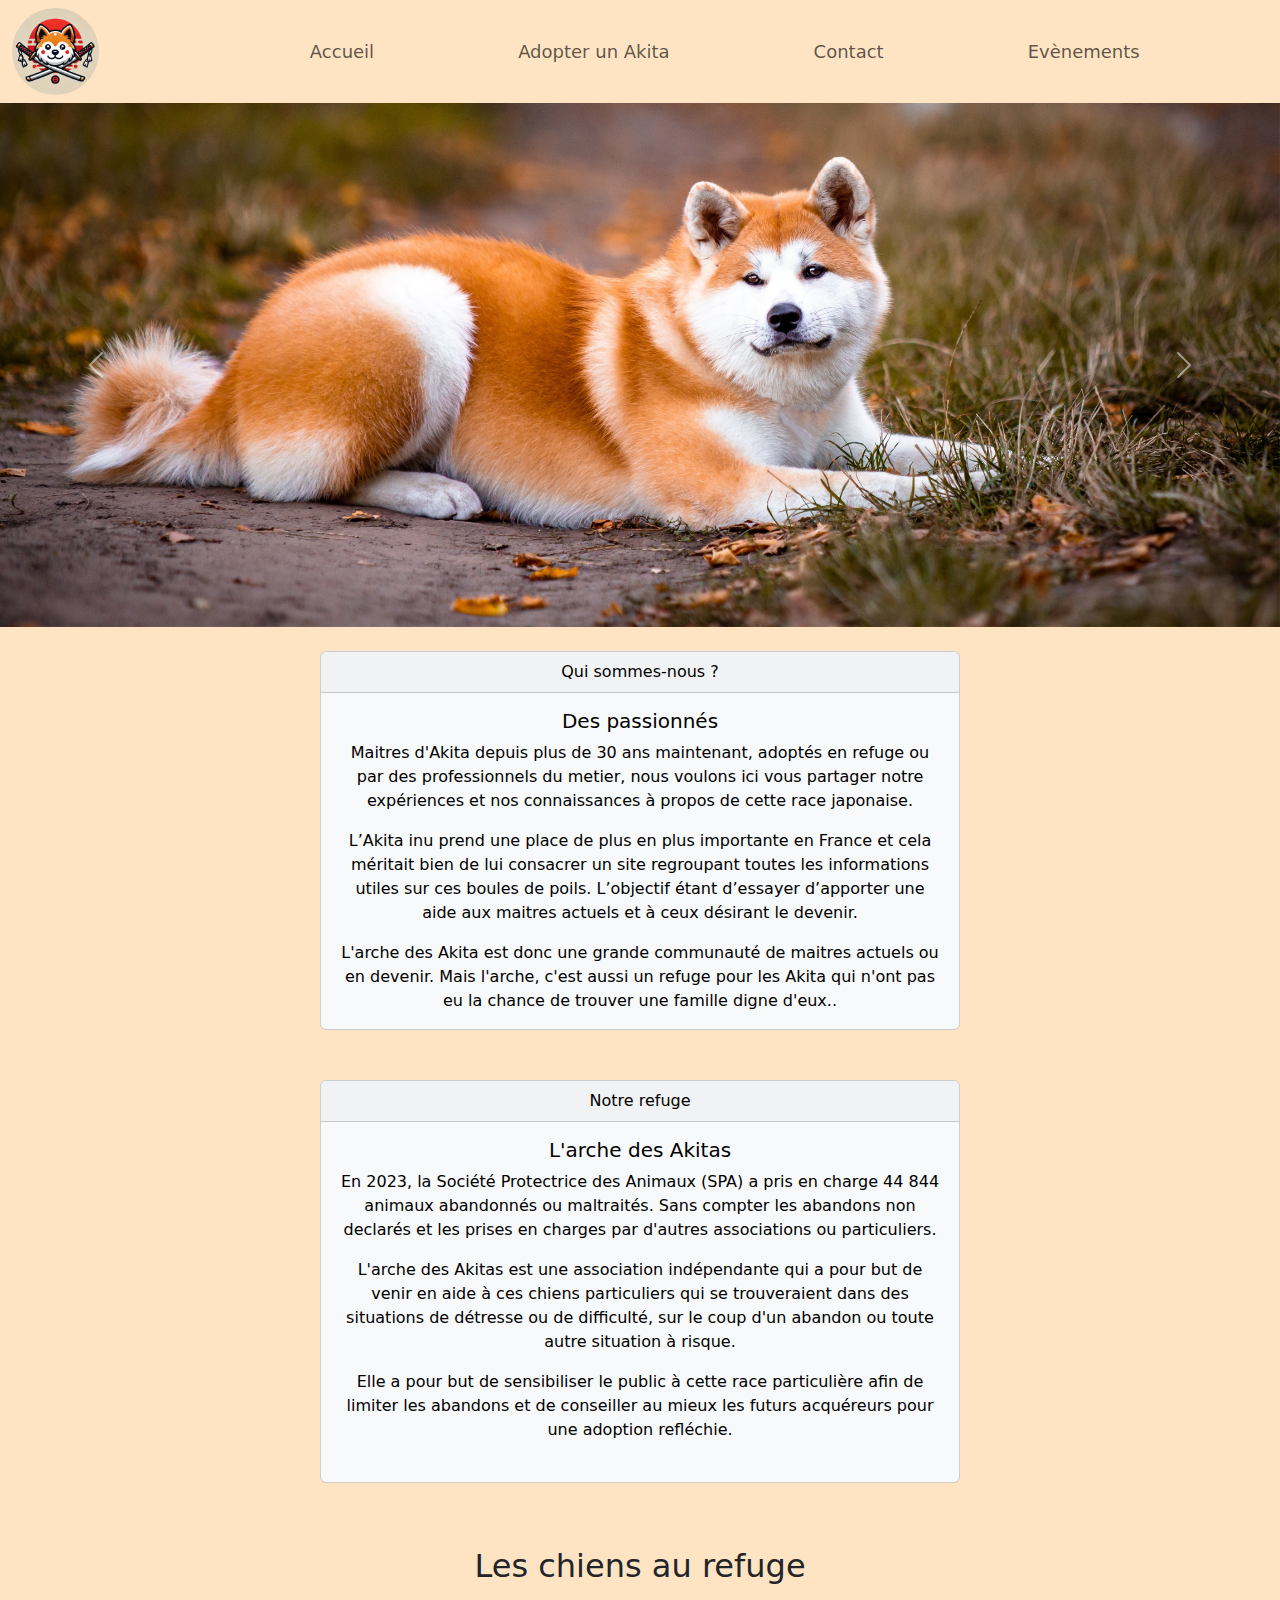
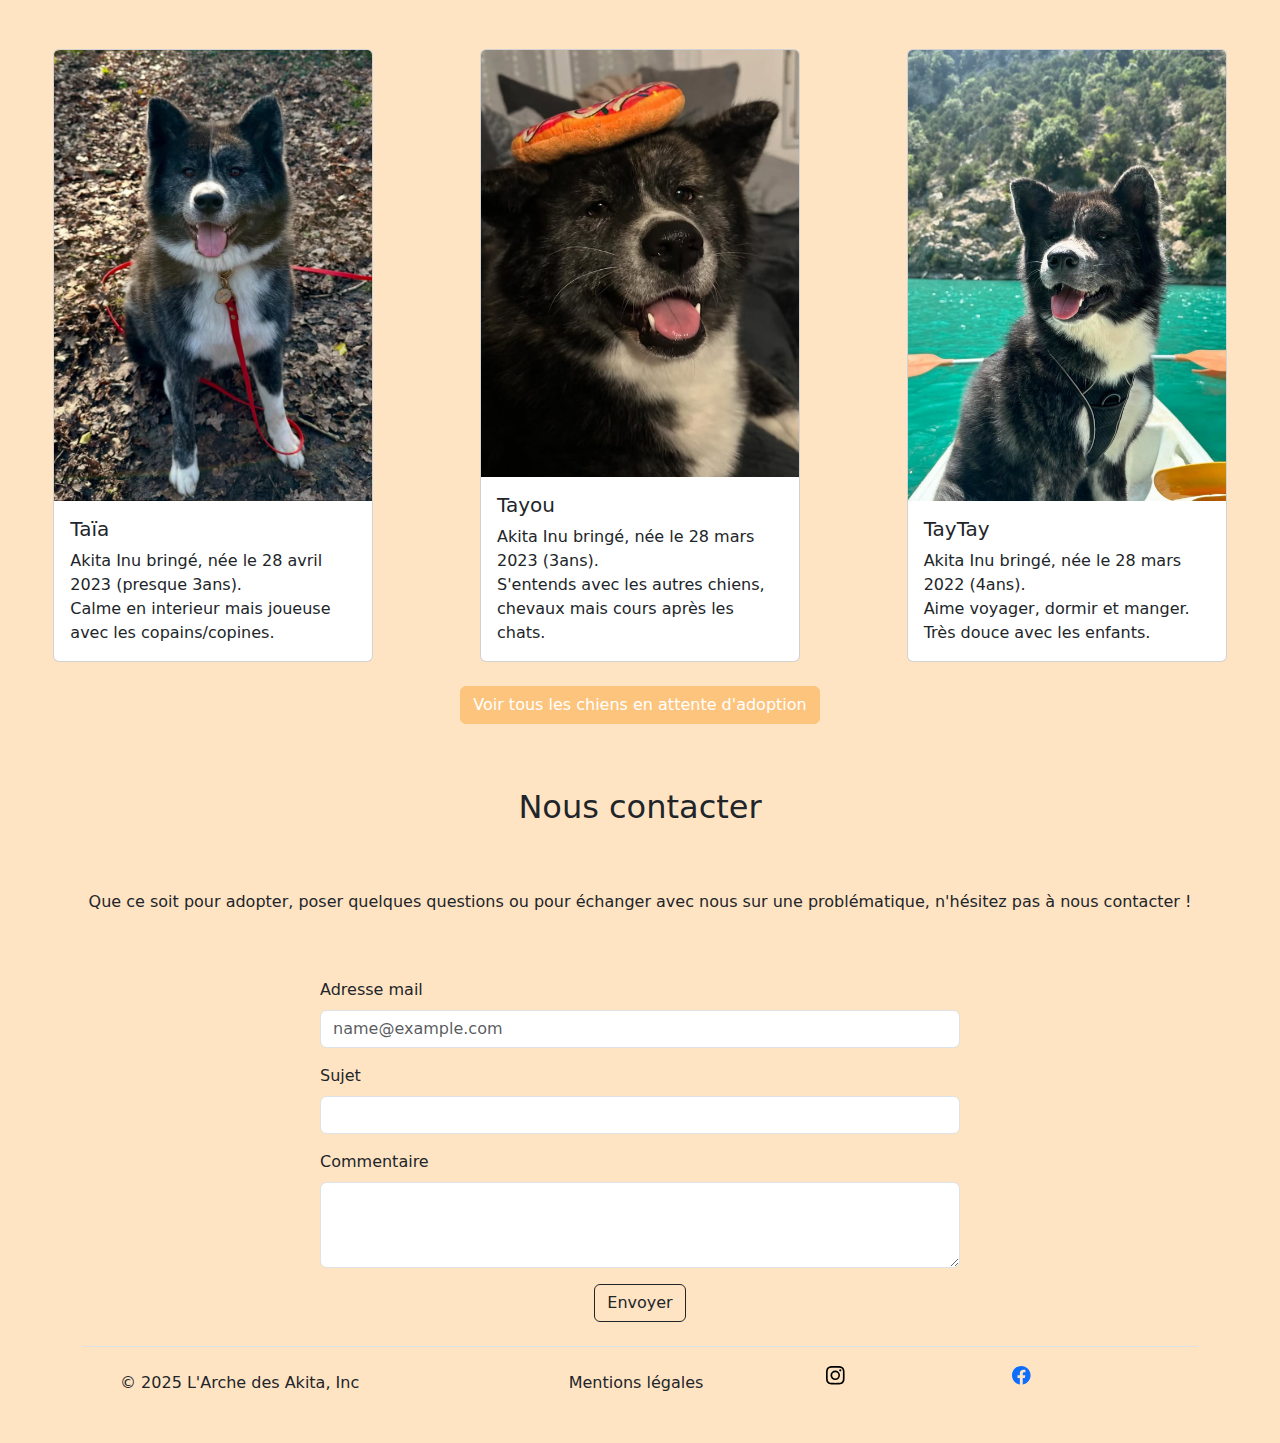
<file: html/index.html>
<!DOCTYPE html>
<html lang="fr">

<head>
    <meta charset="UTF-8">
    <meta name="viewport" content="width=device-width, initial-scale=1.0">
    <meta name="Description" content="Consulter le site de notre association" />
    <link href="https://cdn.jsdelivr.net/npm/bootstrap@5.3.3/dist/css/bootstrap.min.css" rel="stylesheet"
        integrity="sha384-QWTKZyjpPEjISv5WaRU9OFeRpok6YctnYmDr5pNlyT2bRjXh0JMhjY6hW+ALEwIH" crossorigin="anonymous">
    <link rel="stylesheet" href="../asset/styles/CSS/main.css">
    <title>Association - L'arche des Akitas</title>
</head>

<body>

    <!--HEADER-->
    <header>
        <nav class="navbar navbar-expand-lg">
            <div class="container-fluid">
                <div class="logo">
                    <a href="#"><img src="../asset/img/logo.webp" alt="Logo illustrant un akita roux et blanc"
                            class="logo"></a>
                </div>
                <button class="navbar-toggler" type="button" data-bs-toggle="collapse" data-bs-target="#navbarNav"
                    aria-controls="navbarNav" aria-expanded="false" aria-label="Toggle navigation">
                    <span class="navbar-toggler-icon"></span>
                </button>
                <div class="collapse navbar-collapse w-100" id="navbarNav">
                    <ul class="navbar-nav">
                        <li class="nav-item">
                            <a class="nav-link" aria-current="page" href="index.html">Accueil</a>
                        </li>
                        <li class="nav-item">
                            <a class="nav-link" href="shelter.html">Adopter un Akita</a>
                        </li>
                        <li class="nav-item">
                            <a class="nav-link" href="#contact">Contact</a>
                        </li>
                        <li class="nav-item">
                            <a class="nav-link" target="_blank" href="events.html">Evènements</a>
                        </li>
                    </ul>
                </div>
            </div>
        </nav>
    </header>


    <!--MAIN-->
    <main>
        <!--CARROUSSEL-->
        <section id="carouselExampleAutoplaying" class="carousel slide mb-4" data-bs-ride="carousel">
            <div class="carousel-inner">
                <div class="carousel-item active">
                    <img src="../asset/img/akitaRoux.jpg" class="vw-100 h-50" alt="Photo Akita adulte">
                </div>
                <div class="carousel-item">
                    <img src="../asset/img/groupOfAkita.jpg" class="w-100" alt="Photo d'un groupe d'Akita adulte">
                </div>
                <div class="carousel-item">
                    <img src="../asset/img/PuppyAkita2.jpg" class="w-100" alt="Photo de chiot Akita">
                </div>
            </div>
            <button class="carousel-control-prev" type="button" data-bs-target="#carouselExampleAutoplaying"
                data-bs-slide="prev">
                <span class="carousel-control-prev-icon" aria-hidden="true"></span>
                <span class="visually-hidden">Previous</span>
            </button>
            <button class="carousel-control-next" type="button" data-bs-target="#carouselExampleAutoplaying"
                data-bs-slide="next">
                <span class="carousel-control-next-icon" aria-hidden="true"></span>
                <span class="visually-hidden">Next</span>
            </button>
        </section>


        <!--PRESENTATION-->
        <section class="pitch d-flex justify-content-center w-50">
            <div class="card text-bg-light text-center">
                <div class="card-header">Qui sommes-nous ?</div>
                <div class="card-body">
                    <h5 class="card-title"> Des passionnés</h5>
                    <p class="card-text">Maitres d'Akita depuis plus de 30 ans maintenant, adoptés en refuge ou par des
                        professionnels du metier, nous voulons ici vous partager notre expériences et nos connaissances
                        à propos de cette race japonaise.</p>
                    <p class="card-text">L’Akita inu prend une place de plus en plus importante en France et cela
                        méritait bien de lui consacrer un site regroupant toutes les informations utiles sur ces boules
                        de poils. L’objectif étant d’essayer d’apporter une aide aux maitres actuels et à ceux désirant
                        le devenir.</p>
                    <p class="card-text">L'arche des Akita est donc une grande communauté de maitres actuels ou en
                        devenir. Mais l'arche, c'est aussi un refuge pour les Akita qui n'ont pas eu la chance de
                        trouver une famille digne d'eux..<br>
                    </p>
                </div>
            </div>

            <div class="card text-bg-light text-center">
                <div class="card-header ">Notre refuge</div>
                <div class="card-body">
                    <h5 class="card-title"> L'arche des Akitas</h5>
                    <p class="card-text">En 2023, la Société Protectrice des Animaux (SPA) a pris en charge 44 844
                        animaux abandonnés ou maltraités. Sans compter les abandons non declarés et les prises en
                        charges par d'autres associations ou particuliers.</p>
                    <p class="card-text">L'arche des Akitas est une association indépendante qui a pour but de venir en
                        aide à ces chiens particuliers qui se trouveraient dans des situations de détresse ou de difficulté, sur le
                        coup d'un abandon ou toute autre situation à risque.</p>
                    <p class="card-text">Elle a pour but de sensibiliser le public à cette race particulière afin de
                        limiter les abandons et de conseiller au mieux les futurs acquéreurs pour une adoption
                        refléchie.<br>
                        <br>
                    </p>
                </div>
            </div>
        </section>



        <!--REFUGE-->
        <h2>Les chiens au refuge</h2>
        <section id="shelter" class="d-flex justify-content-around flex-wrap"> <!--shelter-->
            <div class="card col-2 col-lg-3">
                <img src="../asset/img/Taia.png" class="card-img-top"
                    alt="Photo chien Akita Inu bringé">
                <div class="card-body">
                    <h5 class="card-title">Taïa</h5>
                    <p class="card-text w-100 h-100">Akita Inu bringé, née le 28 avril 2023 (presque 3ans).<br> Calme en interieur
                        mais joueuse avec les copains/copines.</p>
                </div>
            </div>
            <div class="card col-2 col-lg-3">
                <img src="../asset/img/Taia2.png" class="card-img-top"
                    alt="Photo chien Akita Inu adulte">
                <div class="card-body">
                    <h5 class="card-title">Tayou</h5>
                    <p class="card-text w-100 h-100">Akita Inu bringé, née le 28 mars 2023 (3ans).<br> S'entends avec les autres
                        chiens, chevaux mais cours après les chats.</p>
                </div>
            </div>
            <div class="card col-2 col-lg-3">
                <img src="../asset/img/Taia3.png" class="card-img-top" alt="Chien akita bringé">
                <div class="card-body">
                    <h5 class="card-title">TayTay</h5>
                    <p class="card-text w-100 h-100">Akita Inu bringé, née le 28 mars 2022 (4ans).<br> Aime voyager, dormir et
                        manger. Très douce avec les enfants.</p>
                </div>
            </div>
        </section>
        <div class="d-flex justify-content-center m-4">
            <a href="shelter.html" class="btn btn-primary ">Voir tous les chiens en attente d'adoption</a>
        </div>






        <!--CONTACT-->
        <section id="contact">
            <h2>Nous contacter</h2>
            <p>Que ce soit pour adopter, poser quelques questions ou pour échanger avec nous sur une problématique,
                n'hésitez pas à nous contacter ! </p>
            <div class="contact">
                <div class="mb-3 w-50">
                    <label for="exampleFormControlInput1" class="form-label">Adresse mail</label>
                    <input type="email" class="form-control" id="exampleFormControlInput1"
                        placeholder="name@example.com">
                </div>
                <div class="mb-3 w-50">
                    <label for="exampleFormControlInput1" class="form-label">Sujet</label>
                    <input type="text" class="form-control" id="exampleFormControlInput1">
                </div>
                <div class="mb-3 w-50">
                    <label for="exampleFormControlTextarea1" class="form-label">Commentaire</label>
                    <textarea class="form-control" id="exampleFormControlTextarea1" rows="3"></textarea>
                </div>
                <button type="button" class="btn btn-outline-dark">Envoyer</button>
        </section>


        <!--    FOOTER-->
        <section class="container">
            <footer class="d-flex flex-wrap justify-content-between align-items-center py-3 my-4 border-top">
                <div class="col-md-4 d-flex align-items-center">
                    <a href="/" class="mb-3 me-2 mb-md-0 text-decoration-none">
                        <svg class="bi" width="30" height="24">
                            <use xlink:href="#bootstrap"></use>
                        </svg>
                    </a>
                    <span class="mb-3 mb-md-0">© 2025 L'Arche des Akita, Inc</span>
                </div>
                <a href="../html/mentions.html" target="_blank"
                    class="mb-3 me-2 mb-md-0 text-decoration-none text-dark"> Mentions légales </a>
                <ul id="icon" class="col-md-4 list-unstyled d-flex flex-nowrap">
                    <li>
                        <a href="https://www.instagram.com/taia_akita/" target="_blank">
                            <svg xmlns="http://www.w3.org/2000/svg" class="bi bi-instagram" viewBox="0 0 16 16">
                                <path
                                    d="M8 0C5.829 0 5.556.01 4.703.048 3.85.088 3.269.222 2.76.42a3.9 3.9 0 0 0-1.417.923A3.9 3.9 0 0 0 .42 2.76C.222 3.268.087 3.85.048 4.7.01 5.555 0 5.827 0 8.001c0 2.172.01 2.444.048 3.297.04.852.174 1.433.372 1.942.205.526.478.972.923 1.417.444.445.89.719 1.416.923.51.198 1.09.333 1.942.372C5.555 15.99 5.827 16 8 16s2.444-.01 3.298-.048c.851-.04 1.434-.174 1.943-.372a3.9 3.9 0 0 0 1.416-.923c.445-.445.718-.891.923-1.417.197-.509.332-1.09.372-1.942C15.99 10.445 16 10.173 16 8s-.01-2.445-.048-3.299c-.04-.851-.175-1.433-.372-1.941a3.9 3.9 0 0 0-.923-1.417A3.9 3.9 0 0 0 13.24.42c-.51-.198-1.092-.333-1.943-.372C10.443.01 10.172 0 7.998 0zm-.717 1.442h.718c2.136 0 2.389.007 3.232.046.78.035 1.204.166 1.486.275.373.145.64.319.92.599s.453.546.598.92c.11.281.24.705.275 1.485.039.843.047 1.096.047 3.231s-.008 2.389-.047 3.232c-.035.78-.166 1.203-.275 1.485a2.5 2.5 0 0 1-.599.919c-.28.28-.546.453-.92.598-.28.11-.704.24-1.485.276-.843.038-1.096.047-3.232.047s-2.39-.009-3.233-.047c-.78-.036-1.203-.166-1.485-.276a2.5 2.5 0 0 1-.92-.598 2.5 2.5 0 0 1-.6-.92c-.109-.281-.24-.705-.275-1.485-.038-.843-.046-1.096-.046-3.233s.008-2.388.046-3.231c.036-.78.166-1.204.276-1.486.145-.373.319-.64.599-.92s.546-.453.92-.598c.282-.11.705-.24 1.485-.276.738-.034 1.024-.044 2.515-.045zm4.988 1.328a.96.96 0 1 0 0 1.92.96.96 0 0 0 0-1.92m-4.27 1.122a4.109 4.109 0 1 0 0 8.217 4.109 4.109 0 0 0 0-8.217m0 1.441a2.667 2.667 0 1 1 0 5.334 2.667 2.667 0 0 1 0-5.334" />
                            </svg>
                        </a>
                    </li>
                    <li>
                        <a href="https://www.facebook.com/groups/2084161605207425" target="_blank">
                            <svg xmlns="http://www.w3.org/2000/svg" fill="currentColor" class="bi bi-facebook"
                                viewBox="0 0 16 16">
                                <path
                                    d="M16 8.049c0-4.446-3.582-8.05-8-8.05C3.58 0-.002 3.603-.002 8.05c0 4.017 2.926 7.347 6.75 7.951v-5.625h-2.03V8.05H6.75V6.275c0-2.017 1.195-3.131 3.022-3.131.876 0 1.791.157 1.791.157v1.98h-1.009c-.993 0-1.303.621-1.303 1.258v1.51h2.218l-.354 2.326H9.25V16c3.824-.604 6.75-3.934 6.75-7.951" />
                            </svg>
                        </a>
                    </li>
                </ul>
            </footer>
        </section>
    </main>


    <script src="https://cdn.jsdelivr.net/npm/bootstrap@5.3.3/dist/js/bootstrap.bundle.min.js"
        integrity="sha384-YvpcrYf0tY3lHB60NNkmXc5s9fDVZLESaAA55NDzOxhy9GkcIdslK1eN7N6jIeHz"
        crossorigin="anonymous"></script>
</body>

</html>
</file>
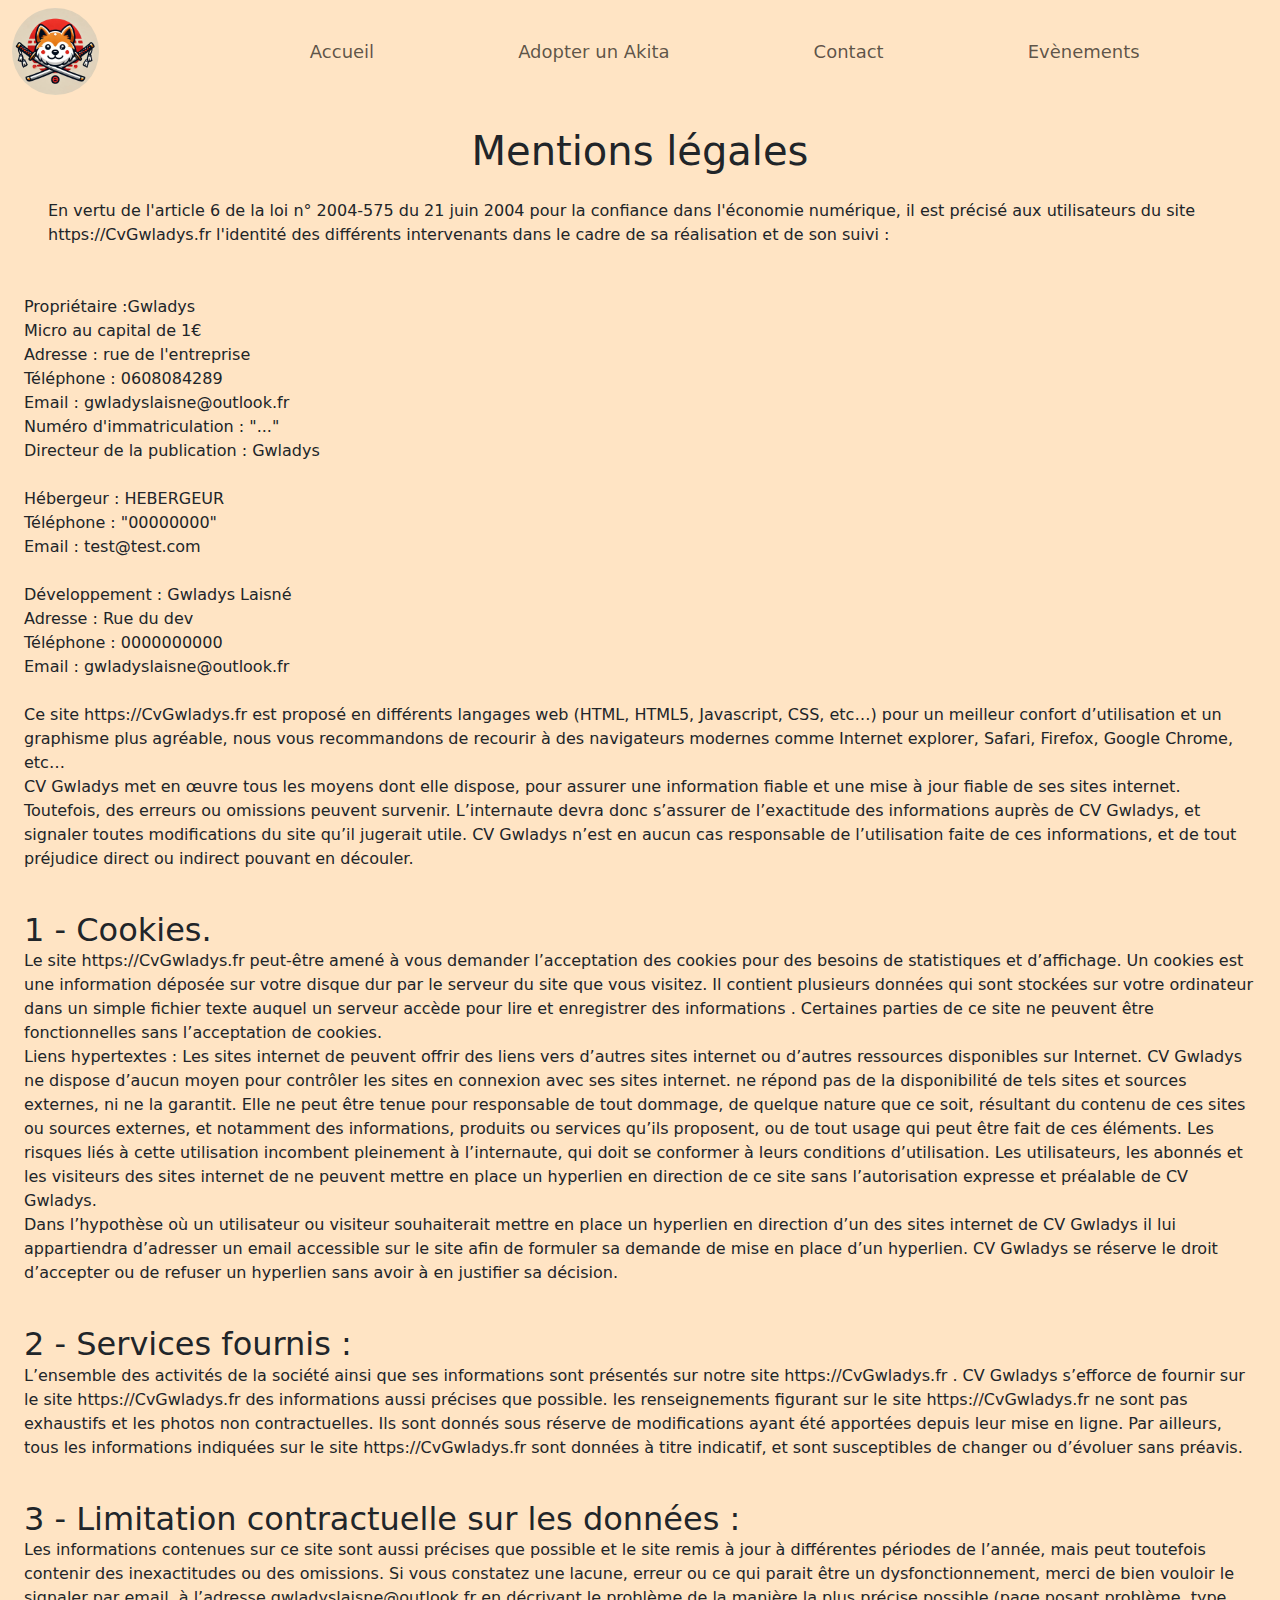
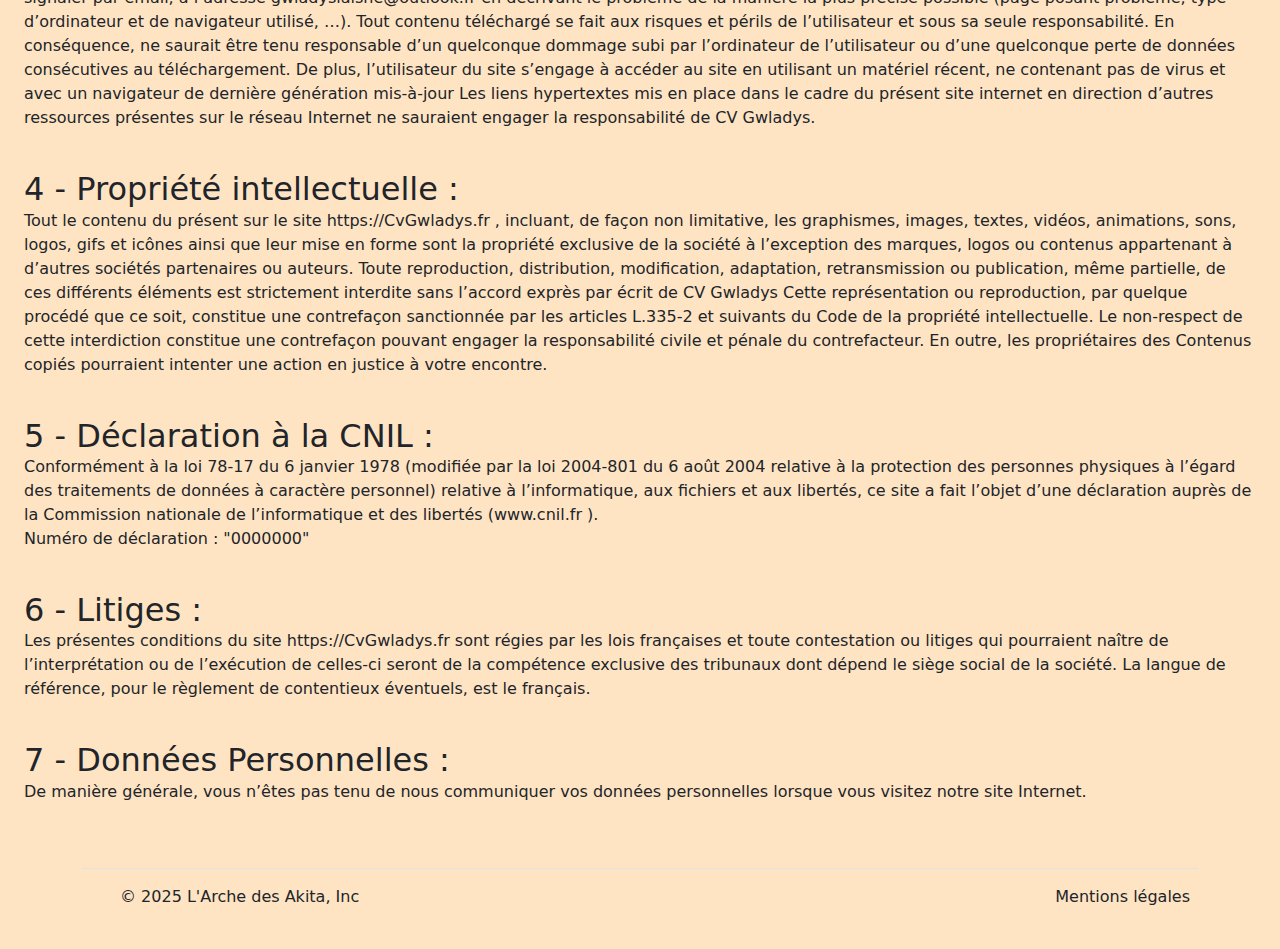
<file: html/mentions.html>
<!DOCTYPE html>
<html lang="fr">

<head>
    <meta charset="UTF-8">
    <meta name="viewport" content="width=device-width, initial-scale=1.0">
    <meta name="Description" content="Consulter les mentions legales de notre site" />
    <link href="https://cdn.jsdelivr.net/npm/bootstrap@5.3.3/dist/css/bootstrap.min.css" rel="stylesheet"
        integrity="sha384-QWTKZyjpPEjISv5WaRU9OFeRpok6YctnYmDr5pNlyT2bRjXh0JMhjY6hW+ALEwIH" crossorigin="anonymous">
    <link rel="stylesheet" href="../asset/styles/CSS/main.css">
    <title>Association - L'arche des Akitas</title>
</head>

<body>

    <!--HEADER-->
    <header>
        <nav class="navbar navbar-expand-lg">
            <div class="container-fluid">
                <div class="logo">
                    <a href="#"><img src="../asset/img/logo.webp" alt="Logo illustrant un akita roux et blanc"
                            class="logo"></a>
                </div>
                <button class="navbar-toggler" type="button" data-bs-toggle="collapse" data-bs-target="#navbarNav"
                    aria-controls="navbarNav" aria-expanded="false" aria-label="Toggle navigation">
                    <span class="navbar-toggler-icon"></span>
                </button>
                <div class="collapse navbar-collapse w-100" id="navbarNav">
                    <ul class="navbar-nav">
                        <li class="nav-item">
                            <a class="nav-link" aria-current="page" href="index.html">Accueil</a>
                        </li>
                        <li class="nav-item">
                            <a class="nav-link" href="shelter.html">Adopter un Akita</a>
                        </li>
                        <li class="nav-item">
                            <a class="nav-link" href="#contact">Contact</a>
                        </li>
                        <li class="nav-item">
                            <a class="nav-link" target="_blank" href="events.html">Evènements</a>
                        </li>
                    </ul>
                </div>
            </div>
        </nav>
    </header>
        <main class="m-4">
            <div >
                <h1 class="d-flex justify-content-center m-4">Mentions légales</h1>
    
            
                <p class="m-4">En vertu de l'article 6 de la loi n° 2004-575 du 21 juin 2004 pour la confiance dans l'économie numérique, il est précisé aux utilisateurs du site https://CvGwladys.fr  l'identité des différents intervenants dans le cadre de sa réalisation et de son suivi :</p><br>
    
                <div>
                    Propriétaire :Gwladys <br>
                    Micro au capital de 1€<br>
                    Adresse : rue de l'entreprise<br>
                    Téléphone : 0608084289<br>
                    Email : gwladyslaisne@outlook.fr <br>
                    Numéro d'immatriculation : "..."<br>
                    Directeur de la publication : Gwladys <br>
                </div><br>
    
                <div>
                    Hébergeur : HEBERGEUR <br>
                    Téléphone : "00000000" <br>
                    Email : test@test.com <br>
                </div><br>
    
                <div>
                    Développement : Gwladys Laisné <br>
                    Adresse : Rue du dev <br>
                    Téléphone : 0000000000 <br>
                    Email : gwladyslaisne@outlook.fr <br>
                </div><br>
    
                <p>
                Ce site https://CvGwladys.fr est proposé en différents langages web (HTML, HTML5, Javascript, CSS, etc…) pour un meilleur confort d’utilisation et un graphisme plus agréable, nous vous recommandons de recourir à des navigateurs modernes comme Internet explorer, Safari, Firefox, Google Chrome, etc… <br>
                CV Gwladys met en œuvre tous les moyens dont elle dispose, pour assurer une information fiable et une mise à jour fiable de ses sites internet. Toutefois, des erreurs ou omissions peuvent survenir. L’internaute devra donc s’assurer de l’exactitude des informations auprès de CV Gwladys, et signaler toutes modifications du site qu’il jugerait utile. CV Gwladys n’est en aucun cas responsable de l’utilisation faite de ces informations, et de tout préjudice direct ou indirect pouvant en découler. <br>
                </p>
            </div><br>
    
            <div>
                <h2 class="d-flex justify-content-start m-auto">1 - Cookies.</h2> 
                <p>
                    Le site https://CvGwladys.fr  peut-être amené à vous demander l’acceptation des cookies pour des besoins de statistiques et d’affichage. Un cookies est une information déposée sur votre disque dur par le serveur du site que vous visitez. Il contient plusieurs données qui sont stockées sur votre ordinateur dans un simple fichier texte auquel un serveur accède pour lire et enregistrer des informations . Certaines parties de ce site ne peuvent être fonctionnelles sans l’acceptation de cookies. <br>
                    Liens hypertextes : Les sites internet de peuvent offrir des liens vers d’autres sites internet ou d’autres ressources disponibles sur Internet. CV Gwladys ne dispose d’aucun moyen pour contrôler les sites en connexion avec ses sites internet. ne répond pas de la disponibilité de tels sites et sources externes, ni ne la garantit. Elle ne peut être tenue pour responsable de tout dommage, de quelque nature que ce soit, résultant du contenu de ces sites ou sources externes, et notamment des informations, produits ou services qu’ils proposent, ou de tout usage qui peut être fait de ces éléments. Les risques liés à cette utilisation incombent pleinement à l’internaute, qui doit se conformer à leurs conditions d’utilisation.
                    Les utilisateurs, les abonnés et les visiteurs des sites internet de ne peuvent mettre en place un hyperlien en direction de ce site sans l’autorisation expresse et préalable de CV Gwladys. <br>
                    Dans l’hypothèse où un utilisateur ou visiteur souhaiterait mettre en place un hyperlien en direction d’un des sites internet de CV Gwladys  il lui appartiendra d’adresser un email accessible sur le site afin de formuler sa demande de mise en place d’un hyperlien. CV Gwladys se réserve le droit d’accepter ou de refuser un hyperlien sans avoir à en justifier sa décision.
                </p>
            </div><br>
    
    
            <div>
                <h2 class="d-flex justify-content-start m-auto">2 - Services fournis :</h2>
                <p>
                L’ensemble des activités de la société ainsi que ses informations sont présentés sur notre site https://CvGwladys.fr .
                CV Gwladys s’efforce de fournir sur le site https://CvGwladys.fr  des informations aussi précises que possible. les renseignements figurant sur le site https://CvGwladys.fr  ne sont pas exhaustifs et les photos non contractuelles. Ils sont donnés sous réserve de modifications ayant été apportées depuis leur mise en ligne. Par ailleurs, tous les informations indiquées sur le site https://CvGwladys.fr  sont données à titre indicatif, et sont susceptibles de changer ou d’évoluer sans préavis.
                </p>
            </div><br>
    
            <div>
                <h2 class="d-flex justify-content-start m-auto">3 - Limitation contractuelle sur les données :</h2>
                <p>
                Les informations contenues sur ce site sont aussi précises que possible et le site remis à jour à différentes périodes de l’année, mais peut toutefois contenir des inexactitudes ou des omissions. Si vous constatez une lacune, erreur ou ce qui parait être un dysfonctionnement, merci de bien vouloir le signaler par email, à l’adresse gwladyslaisne@outlook.fr en décrivant le problème de la manière la plus précise possible (page posant problème, type d’ordinateur et de navigateur utilisé, …).
                Tout contenu téléchargé se fait aux risques et périls de l’utilisateur et sous sa seule responsabilité. En conséquence, ne saurait être tenu responsable d’un quelconque dommage subi par l’ordinateur de l’utilisateur ou d’une quelconque perte de données consécutives au téléchargement. De plus, l’utilisateur du site s’engage à accéder au site en utilisant un matériel récent, ne contenant pas de virus et avec un navigateur de dernière génération mis-à-jour
                Les liens hypertextes mis en place dans le cadre du présent site internet en direction d’autres ressources présentes sur le réseau Internet ne sauraient engager la responsabilité de CV Gwladys.
                </p>
            </div><br>
    
            <div>
                <h2 class="d-flex justify-content-start m-auto">4 - Propriété intellectuelle :</h2>
                <p>Tout le contenu du présent sur le site https://CvGwladys.fr , incluant, de façon non limitative, les graphismes, images, textes, vidéos, animations, sons, logos, gifs et icônes ainsi que leur mise en forme sont la propriété exclusive de la société à l’exception des marques, logos ou contenus appartenant à d’autres sociétés partenaires ou auteurs.
                Toute reproduction, distribution, modification, adaptation, retransmission ou publication, même partielle, de ces différents éléments est strictement interdite sans l’accord exprès par écrit de CV Gwladys  Cette représentation ou reproduction, par quelque procédé que ce soit, constitue une contrefaçon sanctionnée par les articles L.335-2 et suivants du Code de la propriété intellectuelle. Le non-respect de cette interdiction constitue une contrefaçon pouvant engager la responsabilité civile et pénale du contrefacteur. En outre, les propriétaires des Contenus copiés pourraient intenter une action en justice à votre encontre.
                </p>
            </div><br>
    
    
            <div>
                <h2 class="d-flex justify-content-start m-auto">5 - Déclaration à la CNIL :</h2>
                <p>Conformément à la loi 78-17 du 6 janvier 1978 (modifiée par la loi 2004-801 du 6 août 2004 relative à la protection des personnes physiques à l’égard des traitements de données à caractère personnel) relative à l’informatique, aux fichiers et aux libertés, ce site a fait l’objet d’une déclaration auprès de la Commission nationale de l’informatique et des libertés (www.cnil.fr <http://www.cnil.fr/> ). <br>
                Numéro de déclaration : "0000000"
                </p>
            </div><br>
    
    
            <div>
                <h2 class="d-flex justify-content-start m-auto">6 - Litiges :</h2>
                <p> Les présentes conditions du site https://CvGwladys.fr  sont régies par les lois françaises et toute contestation ou litiges qui pourraient naître de l’interprétation ou de l’exécution de celles-ci seront de la compétence exclusive des tribunaux dont dépend le siège social de la société. La langue de référence, pour le règlement de contentieux éventuels, est le français.</p>
            </div><br>
    
    
            <div>
                <h2 class="d-flex justify-content-start m-auto">7 - Données Personnelles :</h2>
                <p>De manière générale, vous n’êtes pas tenu de nous communiquer vos données personnelles lorsque vous visitez notre site Internet. </p>
            </div><br>






    <!--    FOOTER-->
    <section class="container">
        <footer class="d-flex flex-wrap justify-content-between align-items-center py-3 my-4 border-top">
            <div class="col-md-4 d-flex align-items-center">
                <a href="/" class="mb-3 me-2 mb-md-0 text-decoration-none">
                    <svg class="bi" width="30" height="24">
                        <use xlink:href="#bootstrap"></use>
                    </svg>
                </a>
                <span class="mb-3 mb-md-0">© 2025 L'Arche des Akita, Inc</span>
            </div>
            <a href="../html/mentions.html" target="_blank"
                class="mb-3 me-2 mb-md-0 text-decoration-none text-dark"> Mentions légales </a>
        </footer>
    </section>
</main>


<script src="https://cdn.jsdelivr.net/npm/bootstrap@5.3.3/dist/js/bootstrap.bundle.min.js"
    integrity="sha384-YvpcrYf0tY3lHB60NNkmXc5s9fDVZLESaAA55NDzOxhy9GkcIdslK1eN7N6jIeHz"
    crossorigin="anonymous"></script>
</body>

</html>
</file>
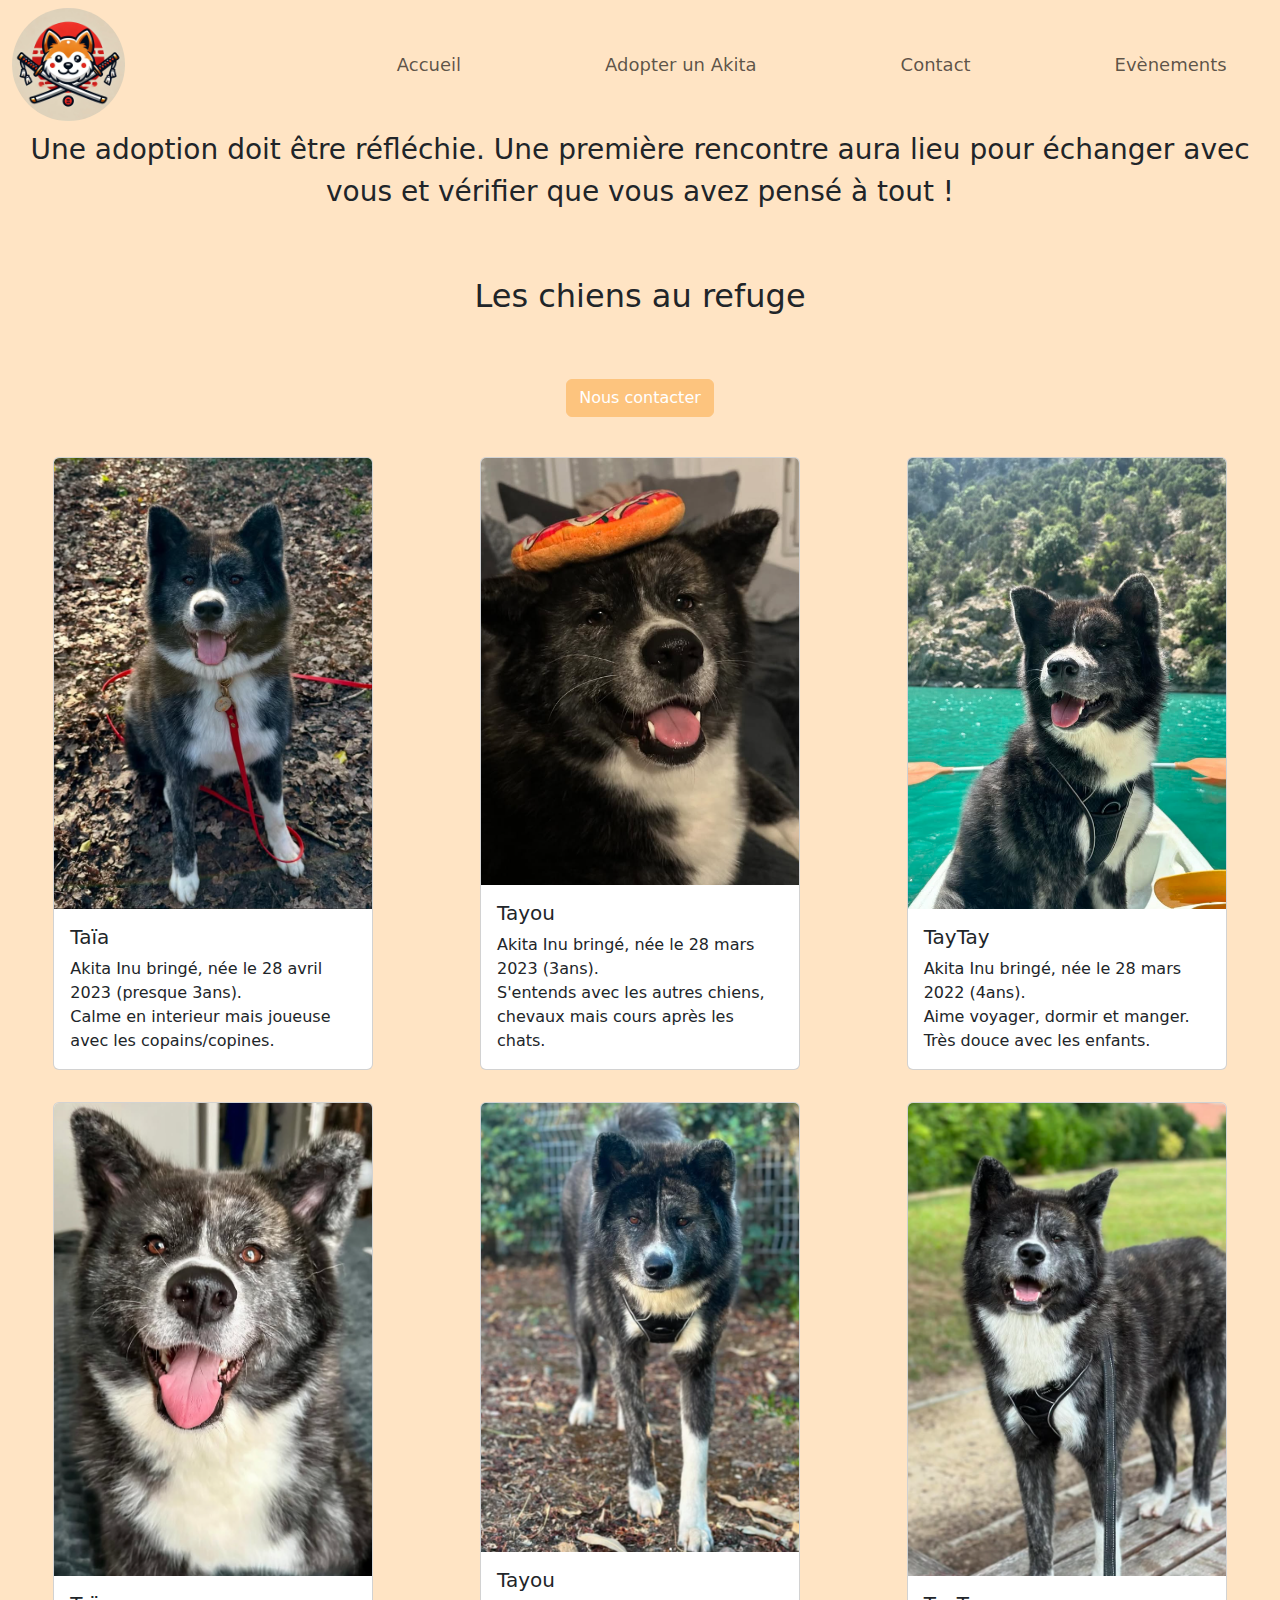
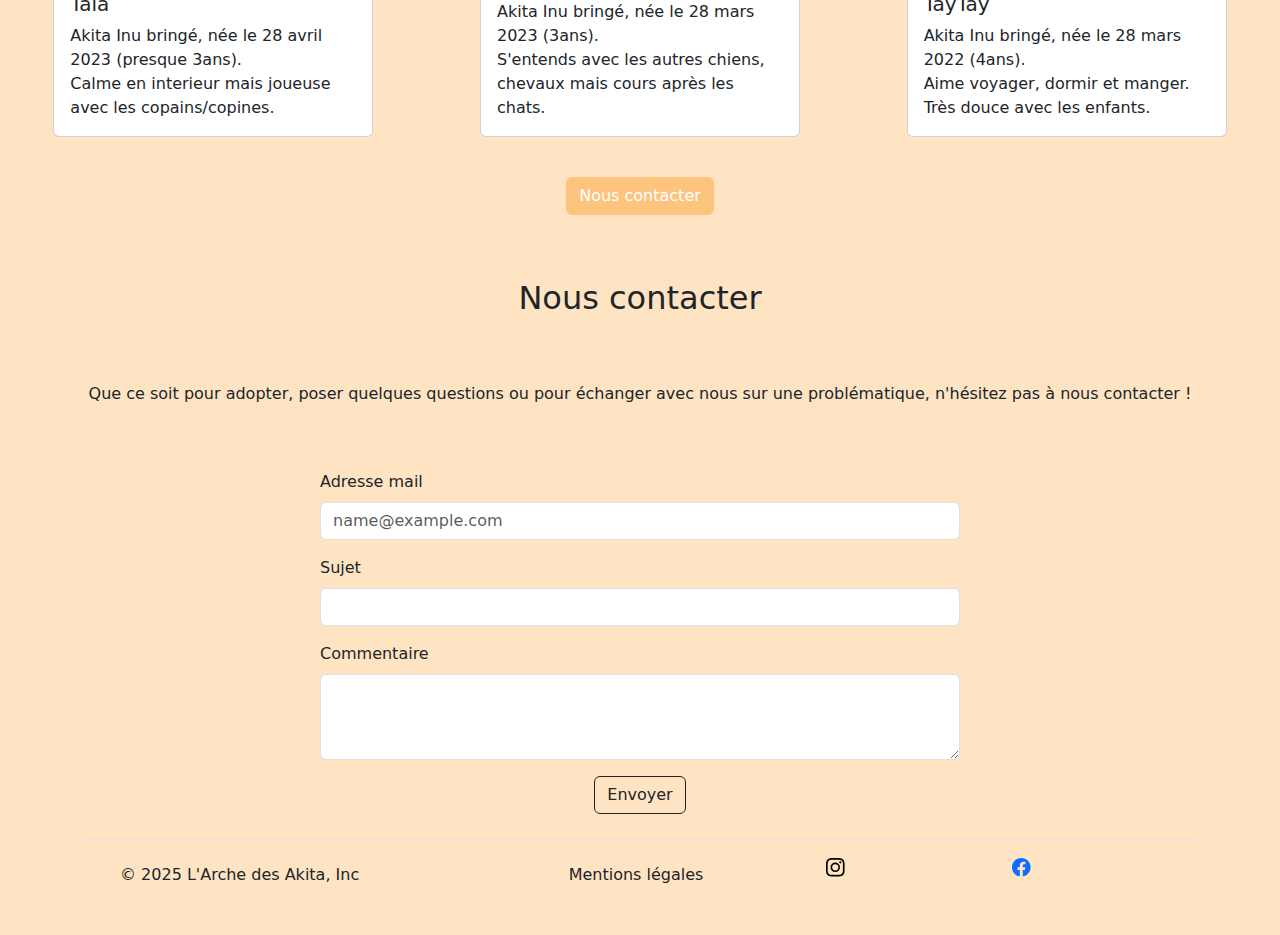
<file: html/shelter.html>
<!DOCTYPE html>
<html lang="fr">

<head>
    <meta charset="UTF-8">
    <meta name="viewport" content="width=device-width, initial-scale=1.0">
    <meta name="Description" content="Consulter les fiches des chiens à l'adoption" />
    <link href="https://cdn.jsdelivr.net/npm/bootstrap@5.3.3/dist/css/bootstrap.min.css" rel="stylesheet"
        integrity="sha384-QWTKZyjpPEjISv5WaRU9OFeRpok6YctnYmDr5pNlyT2bRjXh0JMhjY6hW+ALEwIH" crossorigin="anonymous">
    <link rel="stylesheet" href="../asset/styles/CSS/main.css">
    <title>L'arche des Akitas - Refuge </title>
</head>

<body>

    <!--HEADER-->
    <header>
        <nav class="navbar navbar-expand-lg">
            <div class="container-fluid">
                <div class="logo">
                    <a href="#"><img src="../asset/img/logo.webp" alt="Logo illustrant un akita roux et blanc"
                            class="logo"></a>
                </div>
                <button class="navbar-toggler" type="button" data-bs-toggle="collapse" data-bs-target="#navbarNav"
                    aria-controls="navbarNav" aria-expanded="false" aria-label="Toggle navigation">
                    <span class="navbar-toggler-icon"></span>
                </button>
                <div class="collapse navbar-collapse" id="navbarNav">
                    <ul class="navbar-nav">
                        <li class="nav-item">
                            <a class="nav-link" aria-current="page" href="index.html">Accueil</a>
                        </li>
                        <li class="nav-item">
                            <a class="nav-link" href="shelter.html">Adopter un Akita</a>
                        </li>
                        <li class="nav-item">
                            <a class="nav-link" href="#contact">Contact</a>
                        </li>
                        <li class="nav-item">
                            <a class="nav-link" href="events.html">Evènements</a>
                        </li>
                    </ul>
                </div>
            </div>
        </nav>
    </header>


    <!--SHELTER-->
    <main>
        <div>
            <p class="text-center fs-3">Une adoption doit être réfléchie. Une première rencontre aura lieu pour échanger
                avec vous et vérifier que vous avez pensé à tout !<br></p>
        </div>
        <h2 class="d-flex justify-content-center">Les chiens au refuge</h2>

        <div class="d-flex justify-content-center m-4">
            <a href="#contact" class="btn btn-primary ">Nous contacter</a>
        </div>

        <section id="shelter" class="d-flex justify-content-around flex-wrap"> <!--shelter-->
            <div class="card col-2 col-lg-3 m-3">
                <img src="../asset/img/Taia.png" class="card-img-top" alt="Photo chien Akita Inu bringé">
                <div class="card-body">
                    <h5 class="card-title">Taïa</h5>
                    <p class="card-text">Akita Inu bringé, née le 28 avril 2023 (presque 3ans).<br> Calme en interieur
                        mais joueuse avec les copains/copines.</p>
                </div>
            </div>
            <div class="card col-2 col-lg-3 m-3">
                <img src="../asset/img/Taia2.png" class="card-img-top" alt="Photo chien Akita Inu adulte">
                <div class="card-body">
                    <h5 class="card-title">Tayou</h5>
                    <p class="card-text">Akita Inu bringé, née le 28 mars 2023 (3ans).<br> S'entends avec les autres
                        chiens, chevaux mais cours après les chats.</p>
                </div>
            </div>
            <div class="card col-2 col-lg-3 m-3">
                <img src="../asset/img/Taia3.png" class="card-img-top" alt="Chien akita bringé">
                <div class="card-body">
                    <h5 class="card-title">TayTay</h5>
                    <p class="card-text">Akita Inu bringé, née le 28 mars 2022 (4ans).<br> Aime voyager, dormir et
                        manger. Très douce avec les enfants.</p>
                </div>
            </div>
            <div class="card col-2 col-lg-3 m-3">
                <img src="../asset/img/Taia4.png" class="card-img-top" alt="Photo chien Akita Inu bringé">
                <div class="card-body">
                    <h5 class="card-title">Taïa</h5>
                    <p class="card-text">Akita Inu bringé, née le 28 avril 2023 (presque 3ans).<br> Calme en interieur
                        mais joueuse avec les copains/copines.</p>
                </div>
            </div>
            <div class="card col-2 col-lg-3 m-3">
                <img src="../asset/img/Taia5.png" class="card-img-top" alt="Photo chien Akita Inu adulte">
                <div class="card-body">
                    <h5 class="card-title">Tayou</h5>
                    <p class="card-text">Akita Inu bringé, née le 28 mars 2023 (3ans).<br> S'entends avec les autres
                        chiens, chevaux mais cours après les chats.</p>
                </div>
            </div>
            <div class="card col-2 col-lg-3 m-3">
                <img src="../asset/img/Taia6.png" class="card-img-top" alt="Chien akita bringé">
                <div class="card-body">
                    <h5 class="card-title">TayTay</h5>
                    <p class="card-text">Akita Inu bringé, née le 28 mars 2022 (4ans).<br> Aime voyager, dormir et
                        manger. Très douce avec les enfants.</p>
                </div>
            </div>
        </section>
        <div class="d-flex justify-content-center m-4">
            <a href="#contact" class="btn btn-primary ">Nous contacter</a>
        </div>


        <!--CONTACT-->
        <section id="contact">
            <h2>Nous contacter</h2>
            <p>Que ce soit pour adopter, poser quelques questions ou pour échanger avec nous sur une problématique,
                n'hésitez pas à nous contacter ! </p>
            <div class="contact">
                <div class="mb-3 w-50">
                    <label for="exampleFormControlInput1" class="form-label">Adresse mail</label>
                    <input type="email" class="form-control" id="exampleFormControlInput1"
                        placeholder="name@example.com">
                </div>
                <div class="mb-3 w-50">
                    <label for="exampleFormControlInput1" class="form-label">Sujet</label>
                    <input type="text" class="form-control" id="exampleFormControlInput1">
                </div>
                <div class="mb-3 w-50">
                    <label for="exampleFormControlTextarea1" class="form-label">Commentaire</label>
                    <textarea class="form-control" id="exampleFormControlTextarea1" rows="3"></textarea>
                </div>
                <button type="button" class="btn btn-outline-dark">Envoyer</button>
        </section>
    </main>

    <!--FOOTER-->
    <section class="container">
        <footer class="d-flex flex-wrap justify-content-between align-items-center py-3 my-4 border-top">
            <div class="col-md-4 d-flex align-items-center">
                <a href="/" class="mb-3 me-2 mb-md-0 text-decoration-none">
                    <svg class="bi" width="30" height="24">
                        <use xlink:href="#bootstrap"></use>
                    </svg>
                </a>
                <span class="mb-3 mb-md-0">© 2025 L'Arche des Akita, Inc</span>
            </div>
            <a href="../html/mentions.html" target="_blank" class="mb-3 me-2 mb-md-0 text-decoration-none text-dark">
                Mentions légales </a>
            <ul id="icon" class="col-md-4 list-unstyled d-flex flex-nowrap">
                <li>
                    <a href="https://www.instagram.com/taia_akita/" target="_blank">
                        <svg xmlns="http://www.w3.org/2000/svg" class="bi bi-instagram" viewBox="0 0 16 16">
                            <path
                                d="M8 0C5.829 0 5.556.01 4.703.048 3.85.088 3.269.222 2.76.42a3.9 3.9 0 0 0-1.417.923A3.9 3.9 0 0 0 .42 2.76C.222 3.268.087 3.85.048 4.7.01 5.555 0 5.827 0 8.001c0 2.172.01 2.444.048 3.297.04.852.174 1.433.372 1.942.205.526.478.972.923 1.417.444.445.89.719 1.416.923.51.198 1.09.333 1.942.372C5.555 15.99 5.827 16 8 16s2.444-.01 3.298-.048c.851-.04 1.434-.174 1.943-.372a3.9 3.9 0 0 0 1.416-.923c.445-.445.718-.891.923-1.417.197-.509.332-1.09.372-1.942C15.99 10.445 16 10.173 16 8s-.01-2.445-.048-3.299c-.04-.851-.175-1.433-.372-1.941a3.9 3.9 0 0 0-.923-1.417A3.9 3.9 0 0 0 13.24.42c-.51-.198-1.092-.333-1.943-.372C10.443.01 10.172 0 7.998 0zm-.717 1.442h.718c2.136 0 2.389.007 3.232.046.78.035 1.204.166 1.486.275.373.145.64.319.92.599s.453.546.598.92c.11.281.24.705.275 1.485.039.843.047 1.096.047 3.231s-.008 2.389-.047 3.232c-.035.78-.166 1.203-.275 1.485a2.5 2.5 0 0 1-.599.919c-.28.28-.546.453-.92.598-.28.11-.704.24-1.485.276-.843.038-1.096.047-3.232.047s-2.39-.009-3.233-.047c-.78-.036-1.203-.166-1.485-.276a2.5 2.5 0 0 1-.92-.598 2.5 2.5 0 0 1-.6-.92c-.109-.281-.24-.705-.275-1.485-.038-.843-.046-1.096-.046-3.233s.008-2.388.046-3.231c.036-.78.166-1.204.276-1.486.145-.373.319-.64.599-.92s.546-.453.92-.598c.282-.11.705-.24 1.485-.276.738-.034 1.024-.044 2.515-.045zm4.988 1.328a.96.96 0 1 0 0 1.92.96.96 0 0 0 0-1.92m-4.27 1.122a4.109 4.109 0 1 0 0 8.217 4.109 4.109 0 0 0 0-8.217m0 1.441a2.667 2.667 0 1 1 0 5.334 2.667 2.667 0 0 1 0-5.334" />
                        </svg>
                    </a>
                </li>
                <li>
                    <a href="https://www.facebook.com/groups/2084161605207425" target="_blank">
                        <svg xmlns="http://www.w3.org/2000/svg" fill="currentColor" class="bi bi-facebook"
                            viewBox="0 0 16 16">
                            <path
                                d="M16 8.049c0-4.446-3.582-8.05-8-8.05C3.58 0-.002 3.603-.002 8.05c0 4.017 2.926 7.347 6.75 7.951v-5.625h-2.03V8.05H6.75V6.275c0-2.017 1.195-3.131 3.022-3.131.876 0 1.791.157 1.791.157v1.98h-1.009c-.993 0-1.303.621-1.303 1.258v1.51h2.218l-.354 2.326H9.25V16c3.824-.604 6.75-3.934 6.75-7.951" />
                        </svg>
                    </a>
                </li>
            </ul>
        </footer>
    </section>
    <script src="https://cdn.jsdelivr.net/npm/bootstrap@5.3.3/dist/js/bootstrap.bundle.min.js"
        integrity="sha384-YvpcrYf0tY3lHB60NNkmXc5s9fDVZLESaAA55NDzOxhy9GkcIdslK1eN7N6jIeHz"
        crossorigin="anonymous"></script>
</body>

</html>
</file>
<file: asset/styles/CSS/main.css>
* {
  margin: 0;
  padding: 0;
  text-decoration: none;
  box-sizing: border-box;
  list-style: none;
  font-family: system-ui;
}

/*HEADER*/
body {
  background-color: #ffe4c4;
  /*MAIN*/
  /*shelter*/
  /*CONTACT*/
  /*FOOTER*/
  /*RESPONSIVE*/
}
body .navbar {
  background-color: bisque;
}
body .navbar .logo {
  border-radius: 50%;
  width: 30%;
}
body .navbar .navbar-nav {
  gap: 8rem;
}
body .navbar .navbar-nav .nav-item {
  font-size: large;
}
body .navbar .navbar-nav .nav-item a:hover {
  text-decoration: underline;
}
body .pitch {
  display: flex;
  flex-wrap: wrap;
  box-sizing: border-box;
  margin: 0 auto;
  width: 90%;
  gap: 50px;
}
body h2 {
  margin-top: 5%;
  margin-bottom: 5%;
  text-align: center;
}
body #shelter .card-img-top {
  width: 100%;
  height: 75%;
  -o-object-fit: cover;
     object-fit: cover;
}
body .btn-primary {
  background-color: #fdc47e;
  border-color: #fdc47e;
}
body .btn-primary:hover {
  background-color: #f5746f;
  border-color: #f5746f;
}
body #contact h2 {
  text-align: center;
}
body #contact p {
  text-align: center;
  margin-bottom: 5%;
}
body #contact .contact {
  display: flex;
  flex-direction: column;
  align-items: center;
}
body .bi-instagram {
  width: 10%;
}
body .bi-facebook {
  width: 10%;
}
@media screen and (max-width: 767px) {
  body .logo {
    max-width: 30%;
  }
}
@media screen and (min-width: 768px) {
  body .logo {
    max-width: 45%;
  }
}
@media screen and (min-width: 1024px) {
  body .logo {
    max-width: 50%;
  }
}
@media screen and (min-width: 1440px) {
  body body {
    width: 60%;
    margin: auto;
  }
  body .logo {
    width: 50%;
  }
}

.card-events {
  border-radius: 20px;
  background: #f5f5f5;
  position: relative;
  padding: 1.8rem;
  border: 2px solid #fdc47e;
  transition: 0.5s ease-out;
  overflow: visible;
  margin: 0 auto;
}

.card-details {
  color: black;
  height: 100%;
  gap: 0.5em;
  display: grid;
  place-content: center;
}

.card-button {
  transform: translate(-50%, 125%);
  width: 60%;
  border-radius: 1rem;
  border: none;
  background-color: #fdc47e;
  color: black;
  font-size: 1rem;
  padding: 0.5rem 1rem;
  position: absolute;
  left: 50%;
  bottom: 0;
  opacity: 0;
  transition: 0.3s ease-out;
}

.text-body {
  color: rgb(134, 134, 134);
}

/*Text*/
.text-title {
  font-size: 1.5em;
  font-weight: bold;
}

/*Hover*/
.card-events:hover {
  border-color: #f5746f;
  box-shadow: 0 4px 18px 0 rgba(0, 0, 0, 0.25);
}

.card:hover .card-button {
  transform: translate(-50%, 50%);
  opacity: 1;
}

.card-button:hover {
  background-color: #f5746f;
  border-color: #f5746f;
}

.carousel-inner {
  max-height: 75vh;
}

:root,
[data-bs-theme=light] {
  --bs-orange: #fd7e14;
  --bs-warning-text-emphasis: #664d03;
  --bs-danger-text-emphasis: #58151c;
  --bs-warning-border-subtle: #ffe69c;
  --bs-font-sans-serif: system-ui, -apple-system, "Segoe UI", Roboto, "Helvetica Neue", "Noto Sans", "Liberation Sans", Arial, sans-serif, "Apple Color Emoji", "Segoe UI Emoji", "Segoe UI Symbol", "Noto Color Emoji";
  --bs-font-monospace: SFMono-Regular, Menlo, Monaco, Consolas, "Liberation Mono", "Courier New", monospace;
  --bs-gradient: linear-gradient(180deg, rgba(255, 255, 255, 0.15), rgba(255, 255, 255, 0));
  --bs-body-font-family: var(--bs-font-sans-serif);
  --bs-highlight-bg: #fff3cd;
}/*# sourceMappingURL=main.css.map */
</file>
